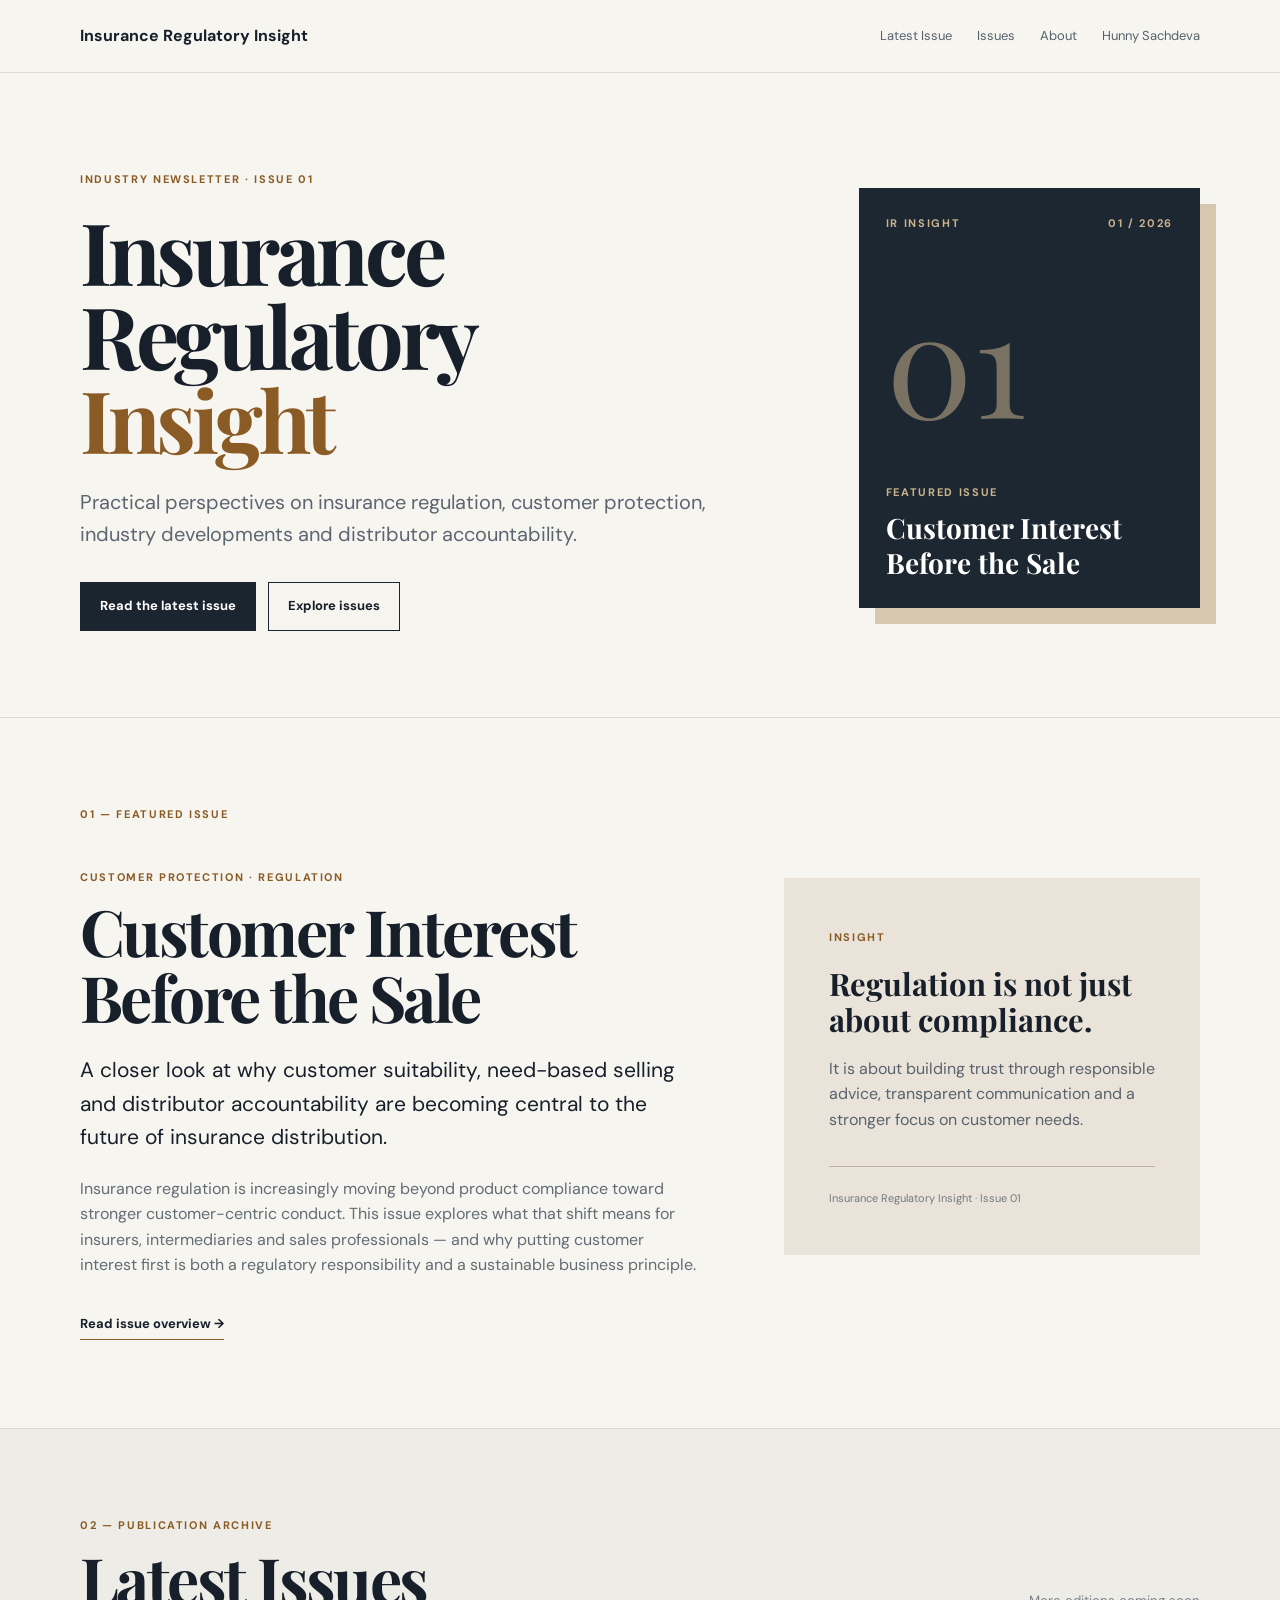
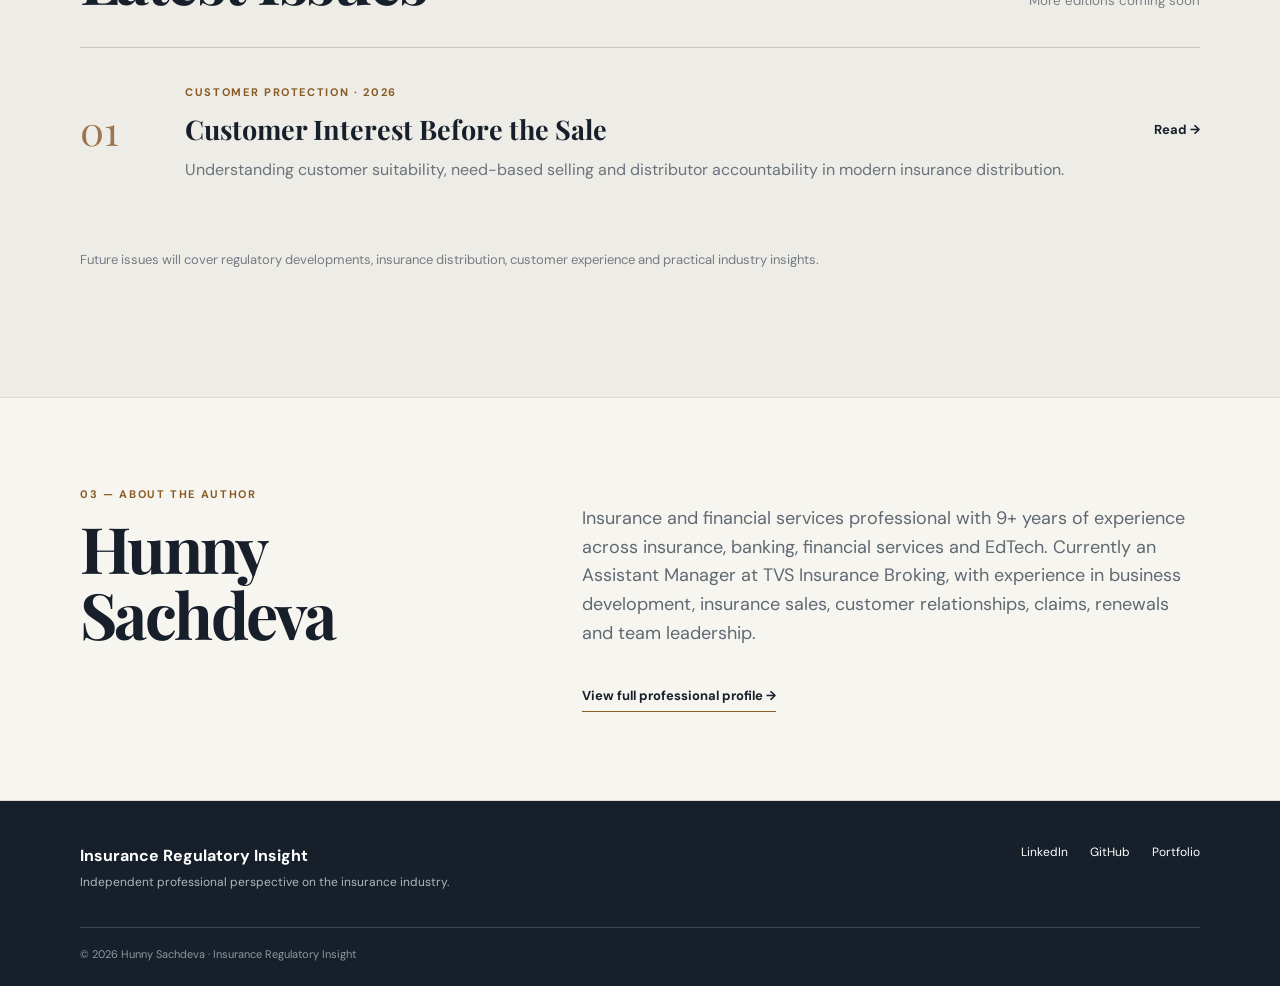
<file: index.html>
<!doctype html>
<html lang="en">
<head>
<meta charset="utf-8"><meta name="viewport" content="width=device-width,initial-scale=1">
<meta name="description" content="Insurance Regulatory Insight by Hunny Sachdeva — practical perspectives on insurance regulation, customer protection and industry developments.">
<title>Insurance Regulatory Insight | Hunny Sachdeva</title>
<link rel="preconnect" href="https://fonts.googleapis.com"><link rel="preconnect" href="https://fonts.gstatic.com" crossorigin>
<link href="https://fonts.googleapis.com/css2?family=DM+Sans:wght@400;500;600;700&family=Playfair+Display:wght@600;700&display=swap" rel="stylesheet">
<link rel="stylesheet" href="styles.css">
</head>
<body>
<header><div class="wrap nav"><a class="brand" href="./">Insurance Regulatory Insight</a><nav><a href="#latest">Latest Issue</a><a href="#issues">Issues</a><a href="#author">About</a><a href="https://hunnysachdeva.github.io/" target="_blank">Hunny Sachdeva</a></nav></div></header>
<main>
<section class="hero"><div class="wrap hero-grid"><div><span class="eyebrow">INDUSTRY NEWSLETTER · ISSUE 01</span><h1>Insurance Regulatory<br><em>Insight</em></h1><p class="lead">Practical perspectives on insurance regulation, customer protection, industry developments and distributor accountability.</p><div class="actions"><a class="button primary" href="#latest">Read the latest issue</a><a class="button" href="#issues">Explore issues</a></div></div><aside class="publication-card"><div class="card-top"><span>IR INSIGHT</span><span>01 / 2026</span></div><div class="card-mark">01</div><div><span class="card-label">FEATURED ISSUE</span><strong>Customer Interest<br>Before the Sale</strong></div></aside></div></section>
<section id="latest" class="section"><div class="wrap"><div class="label">01 — FEATURED ISSUE</div><div class="issue-grid"><div><p class="kicker">CUSTOMER PROTECTION · REGULATION</p><h2>Customer Interest<br>Before the Sale</h2><p class="summary">A closer look at why customer suitability, need-based selling and distributor accountability are becoming central to the future of insurance distribution.</p><p class="copy">Insurance regulation is increasingly moving beyond product compliance toward stronger customer-centric conduct. This issue explores what that shift means for insurers, intermediaries and sales professionals — and why putting customer interest first is both a regulatory responsibility and a sustainable business principle.</p><a class="link" href="#issue-note">Read issue overview →</a></div><div class="fact" id="issue-note"><span>INSIGHT</span><h3>Regulation is not just about compliance.</h3><p>It is about building trust through responsible advice, transparent communication and a stronger focus on customer needs.</p><hr><small>Insurance Regulatory Insight · Issue 01</small></div></div></div></section>
<section id="issues" class="section archive"><div class="wrap"><div class="archive-head"><div><div class="label">02 — PUBLICATION ARCHIVE</div><h2>Latest Issues</h2></div><small>More editions coming soon</small></div><article class="issue-row"><div class="num">01</div><div><span>CUSTOMER PROTECTION · 2026</span><h3>Customer Interest Before the Sale</h3><p>Understanding customer suitability, need-based selling and distributor accountability in modern insurance distribution.</p></div><a href="#latest">Read →</a></article><p class="coming">Future issues will cover regulatory developments, insurance distribution, customer experience and practical industry insights.</p></div></section>
<section id="author" class="section"><div class="wrap author-grid"><div><div class="label">03 — ABOUT THE AUTHOR</div><h2>Hunny Sachdeva</h2></div><div><p class="author-copy">Insurance and financial services professional with 9+ years of experience across insurance, banking, financial services and EdTech. Currently an Assistant Manager at TVS Insurance Broking, with experience in business development, insurance sales, customer relationships, claims, renewals and team leadership.</p><a class="link" href="https://hunnysachdeva.github.io/" target="_blank">View full professional profile →</a></div></div></section>
</main>
<footer><div class="wrap footer-grid"><div><strong>Insurance Regulatory Insight</strong><span>Independent professional perspective on the insurance industry.</span></div><div class="footer-links"><a href="https://www.linkedin.com/in/hunnysachdeva/" target="_blank">LinkedIn</a><a href="https://github.com/Hunnysachdeva" target="_blank">GitHub</a><a href="https://hunnysachdeva.github.io/" target="_blank">Portfolio</a></div></div><div class="wrap copyright">© 2026 Hunny Sachdeva · Insurance Regulatory Insight</div></footer>
</body></html>
</file>
<file: styles.css>
*{box-sizing:border-box}html{scroll-behavior:smooth}body{margin:0;background:#f7f5f0;color:#17202a;font-family:'DM Sans',sans-serif;line-height:1.6}a{text-decoration:none;color:inherit}.wrap{width:min(1120px,calc(100% - 40px));margin:auto}header{border-bottom:1px solid #ddd9d0;background:#f7f5f0;position:sticky;top:0;z-index:10}.nav{height:72px;display:flex;align-items:center;justify-content:space-between}.brand{font-weight:700}.nav nav{display:flex;gap:25px;font-size:13px;color:#56616c}.hero{padding:92px 0 86px;border-bottom:1px solid #ddd9d0}.hero-grid{display:grid;grid-template-columns:1.35fr .65fr;gap:70px;align-items:center}.eyebrow,.label,.kicker,.card-top,.card-label,.fact>span,.issue-row>div>span{font-size:11px;font-weight:700;letter-spacing:.15em;color:#8a5b24}.hero h1{font-family:'Playfair Display',serif;font-size:clamp(52px,7vw,86px);line-height:.98;letter-spacing:-.05em;margin:18px 0 25px}.hero h1 em{font-style:normal;color:#8a5b24}.lead{max-width:680px;font-size:20px;color:#5c6670}.actions{display:flex;gap:12px;margin-top:32px;flex-wrap:wrap}.button{padding:13px 19px;border:1px solid #1b2530;font-size:13px;font-weight:700}.primary{background:#1b2530;color:white}.publication-card{min-height:420px;background:#1d2731;color:white;padding:27px;display:flex;flex-direction:column;justify-content:space-between;box-shadow:16px 16px 0 #d8c7af}.card-top{color:#cbb38e;display:flex;justify-content:space-between}.card-mark{font-family:'Playfair Display',serif;font-size:145px;line-height:1;color:#cbb38e88}.card-label{display:block;color:#cbb38e;margin-bottom:10px}.publication-card strong{font-family:'Playfair Display',serif;font-size:28px;line-height:1.15}.section{padding:88px 0;border-bottom:1px solid #ddd9d0}.issue-grid{display:grid;grid-template-columns:1.2fr .8fr;gap:80px;margin-top:34px}.section h2{font-family:'Playfair Display',serif;font-size:clamp(40px,5vw,64px);line-height:1.02;letter-spacing:-.04em;margin:12px 0 25px}.summary{font-size:21px;max-width:720px}.copy{color:#626c75;max-width:690px}.link{display:inline-block;margin-top:20px;font-size:13px;font-weight:700;border-bottom:1px solid #8a5b24;padding-bottom:4px}.fact{background:#e9e3d9;padding:45px;align-self:start;margin-top:20px}.fact h3{font-family:'Playfair Display',serif;font-size:31px;line-height:1.15;margin:18px 0}.fact p{color:#59636d}.fact hr{border:0;border-top:1px solid #bcb2a4;margin:34px 0 17px}.fact small{font-size:11px;color:#737a80}.archive{background:#eeece7}.archive-head{display:flex;justify-content:space-between;align-items:end;margin-bottom:35px}.archive-head h2{margin-bottom:0}.archive-head small{color:#7a8187}.issue-row{display:grid;grid-template-columns:80px 1fr 80px;gap:25px;align-items:center;padding:30px 0;border-top:1px solid #cbc7bf}.num{font-family:'Playfair Display',serif;font-size:40px;color:#9b7650}.issue-row h3{font-family:'Playfair Display',serif;font-size:27px;margin:5px 0}.issue-row p{margin:0;color:#6a737b}.issue-row>a{font-size:13px;font-weight:700;text-align:right}.coming{padding:25px 0;color:#747b82;font-size:13px}.author-grid{display:grid;grid-template-columns:.8fr 1.2fr;gap:90px}.author-copy{font-size:18px;color:#5f6972;max-width:700px}footer{background:#17202a;color:white;padding:42px 0 22px}.footer-grid{display:flex;justify-content:space-between;gap:30px}.footer-grid span{display:block;color:#aeb6bd;font-size:12px;margin-top:5px}.footer-links{display:flex;gap:22px;font-size:12px}.copyright{border-top:1px solid #3b454e;margin-top:35px;padding-top:18px;color:#8e989f;font-size:11px}@media(max-width:760px){.nav nav{display:none}.hero{padding:65px 0}.hero-grid,.issue-grid,.author-grid{grid-template-columns:1fr;gap:42px}.publication-card{min-height:330px}.hero h1{font-size:58px}.issue-row{grid-template-columns:50px 1fr}.issue-row>a{grid-column:2;text-align:left}.archive-head,.footer-grid{display:block}.footer-links{margin-top:20px}.section{padding:65px 0}}
</file>
